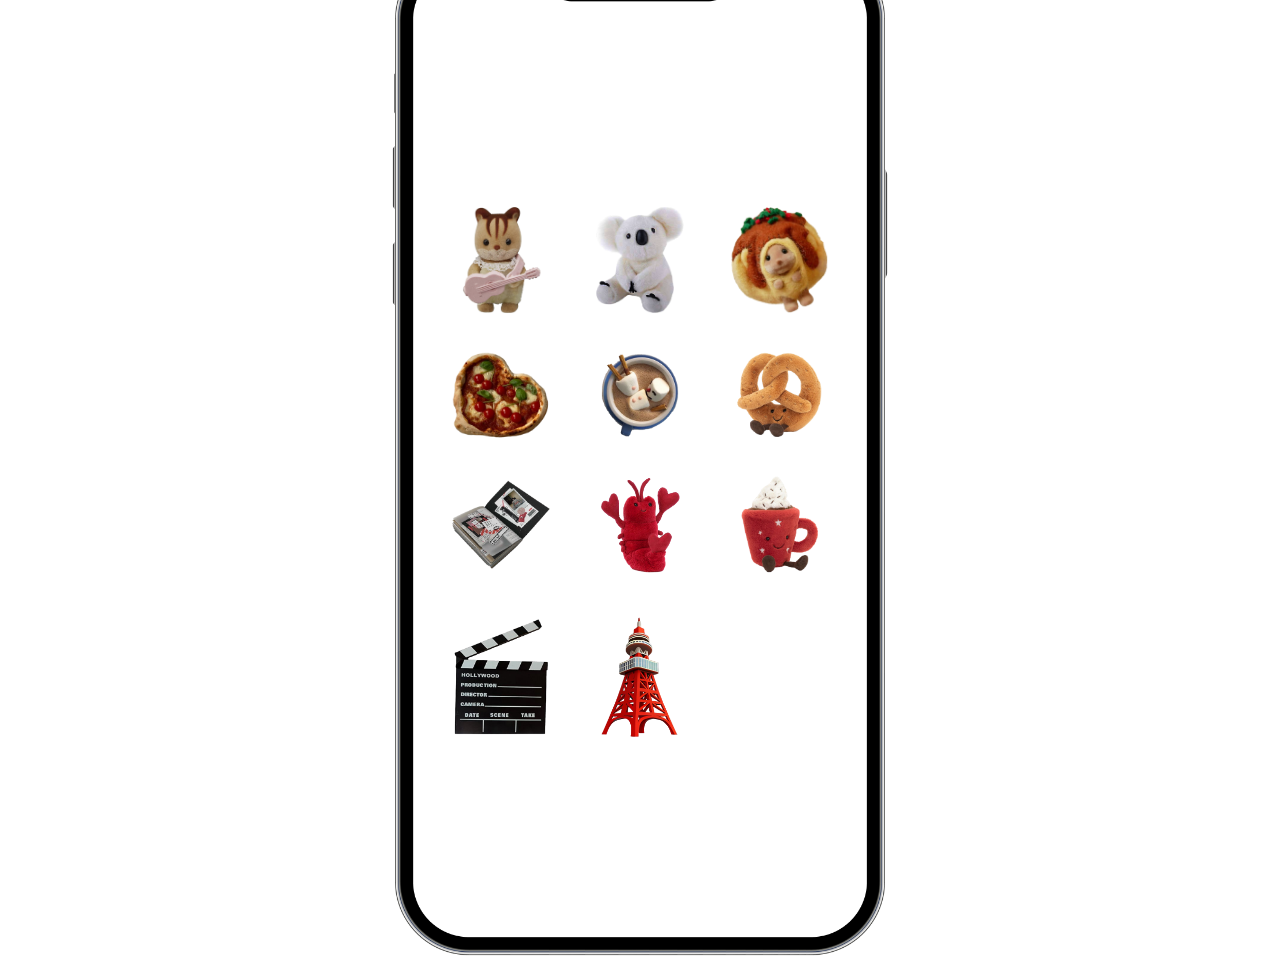
<file: index.html>
<!DOCTYPE html>
<html lang="en">
<head>
  <meta charset="UTF-8">
  <meta name="viewport" content="width=device-width, initial-scale=1.0">
  <link rel="stylesheet" href="./index.css">
</head>
<body>
  <div class="iphone-with-icons">
    <img src="images/iphone-frame.png" alt="iPhone Frame" class="iphone-frame">
    <main class="main-grid">
      <div class="icons">
        <a href="entries-main/entry1.html" class="icon-link">
          <img src="images/icon1.png" alt="Icon 1">
        </a>
      </div>
      <div class="icons">
        <a href="entries-main/entry2.html" class="icon-link">
          <img src="images/icon2.png" alt="Icon 2">
        </a>
      </div>
      <div class="icons">
        <a href="entries-main/entry3.html" class="icon-link">
          <img src="images/icon3.png" alt="Icon 3">
        </a>
        </div>
        <div class="icons">
          <a href="entries-main/entry4.html" class="icon-link">
            <img src="images/icon4.png" alt="Icon 4">
          </a>
          </div>
          <div class="icons">
        <a href="entries-main/entry5.html" class="icon-link">
          <img src="images/icon5.png" alt="Icon 5">
        </a>
        </div>
        <div class="icons">
          <a href="entries-main/entry6.html" class="icon-link">
            <img src="images/icon6.png" alt="Icon 6">
          </a>
          </div>
      <div class="icons">
        <a href="entries-main/entry7.html" class="icon-link">
          <img src="images/icon7.png" alt="Icon 7">
        </a>
        </div>
      <div class="icons">
        <a href="entries-main/entry8.html" class="icon-link">
          <img src="images/icon8.png" alt="Icon 8">
        </a>
        </div>
      <div class="icons">
        <a href="entries-main/entry9.html" class="icon-link">
          <img src="images/icon9.png" alt="Icon 9">
        </a>
        </div>
      <div class="icons">
        <a href="entries-main/entry10.html" class="icon-link">
          <img src="images/icon10.png" alt="Icon 10">
        </a>
        </div>
      <div class="icons">
        <a href="entries-main/entry11.html" class="icon-link">
          <img src="images/icon11.png" alt="Icon 11">
        </a>
        </div>
    </main>
  </div>
  <script src="index.js"></script>
</body>
</html>
</file>
<file: index.css>
body {
  display: flex;
  justify-content: center;
  align-items: center;
  height: 100vh;
  margin: 0;
  overflow: hidden;
}

@keyframes scale-back {
  0% {
    transform: scale(0.2);
  }
  100% {
    transform: scale(0.4);
  }
}

.iphone-with-icons {
  position: relative;
  display: flex;
  justify-content: center;
  align-items: center;
  animation: scale-back 2s ease forwards, bounce 0.5s ease forwards;
}

.iphone-frame {
  width: 100%; 
  height: auto;
  display: block;
}

.main-grid {
  position: absolute;
  top: 15%;
  width: 80%;
  height: 70%;
  display: grid;
  grid-template-columns: repeat(3, 1fr);
  grid-template-rows: repeat(8, 1fr);
  grid-column-gap: 20px;
  grid-row-gap: 20px;
  top: 25%;
}

.icons {
  display: flex;
  justify-content: center;
  align-items: center;
  padding: 10px;
}

.icons img {
  max-width: 80%;
  max-height: 80%;
  object-fit: cover;
  transition: transform 0.2s; 
}

.icons:hover img {
  transform: scale(1.1);
}

.icon-link {
  display: flex;
  justify-content: center;
  align-items: center;
  width: 100%;
  height: 100%;
}
</file>
